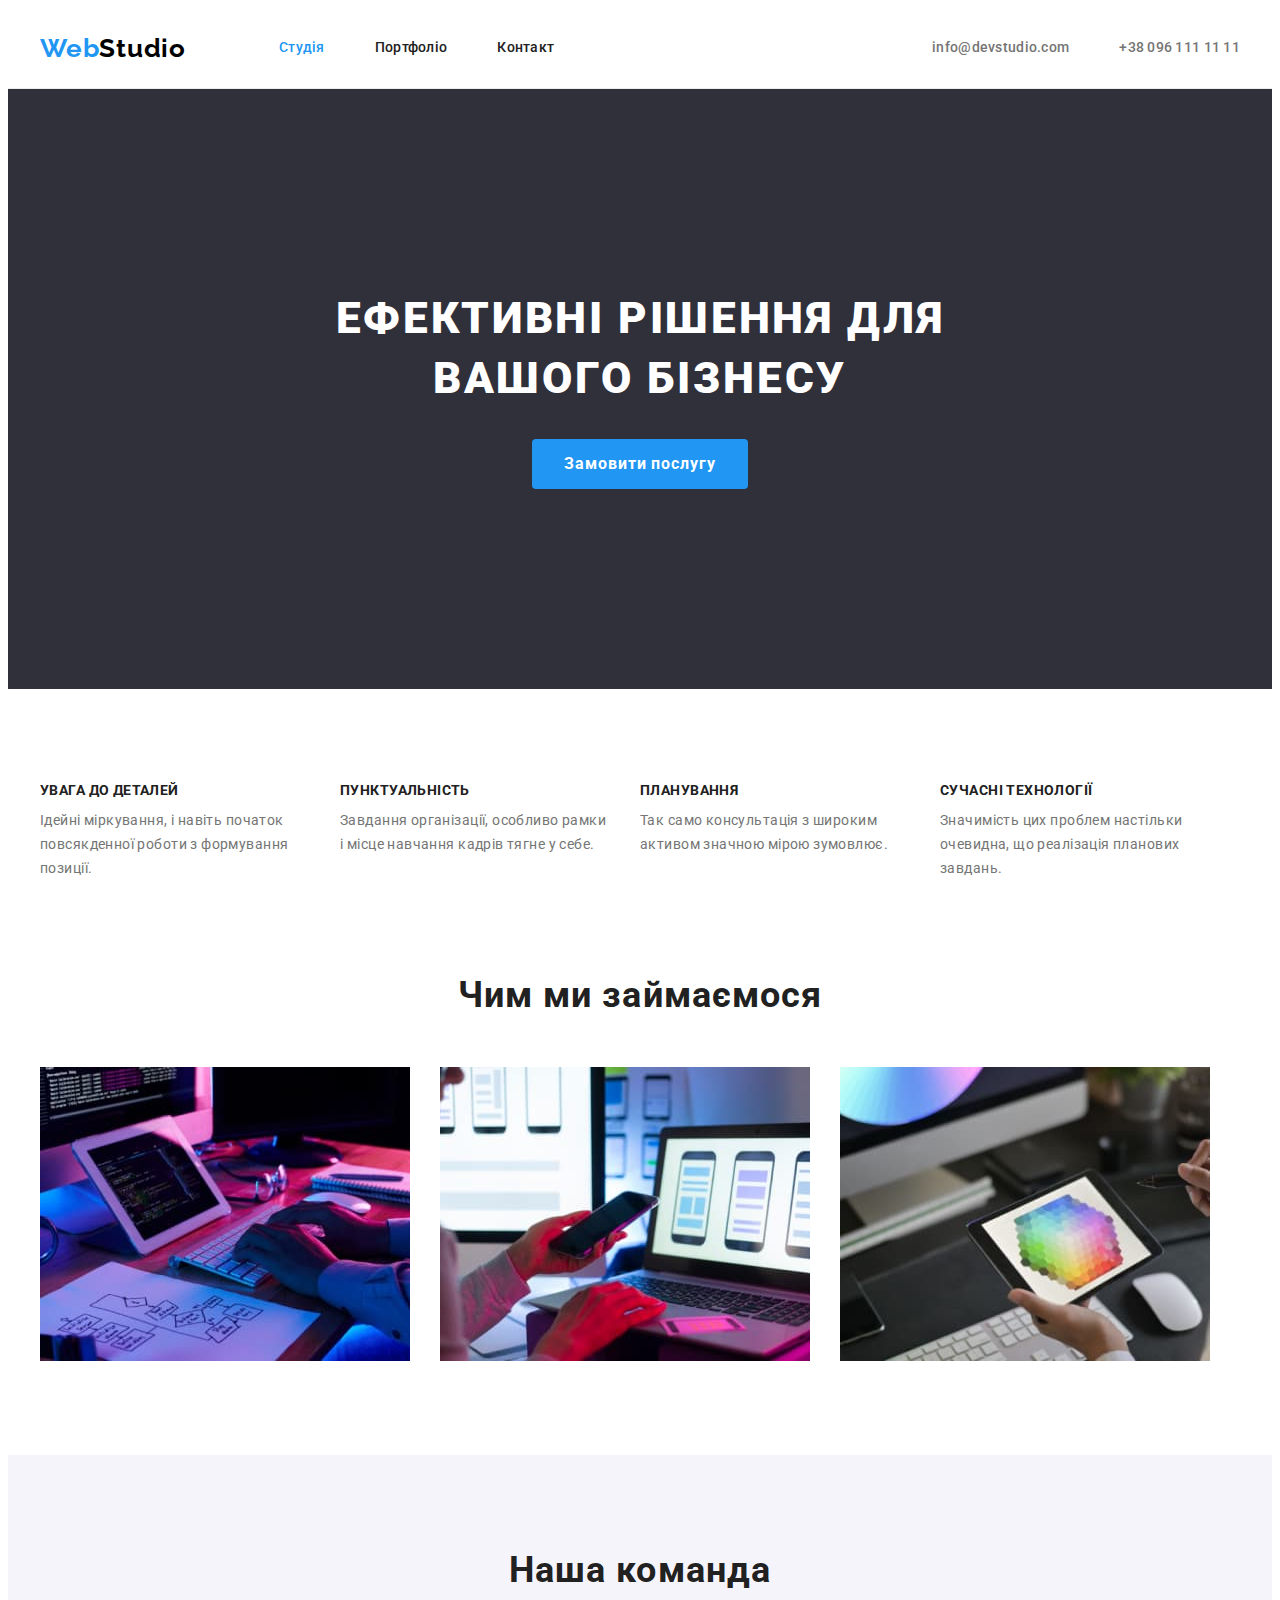
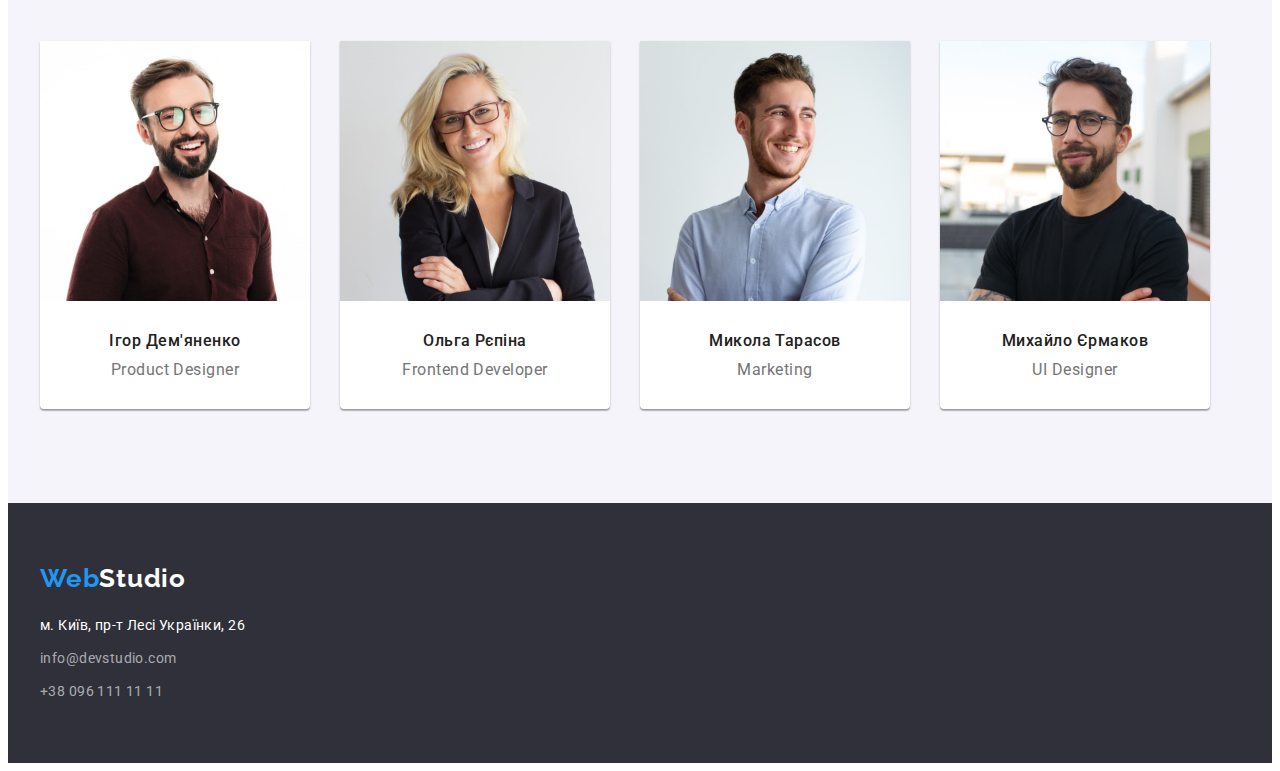
<file: index.html>
<!DOCTYPE html>
<html lang="uk">
  <head>
    <meta charset="UTF-8" />
    <meta http-equiv="X-UA-Compatible" content="IE=edge" />
    <meta name="viewport" content="width=device-width, initial-scale=1.0" />
    <title>Студія</title>
    <link rel="preconnect" href="https://fonts.googleapis.com" />
    <link rel="preconnect" href="https://fonts.gstatic.com" crossorigin />
    <link
      href="https://fonts.googleapis.com/css2?family=Raleway:wght@700&family=Roboto:wght@400;500;700;900&display=swap"
      rel="stylesheet"
    />
    <link
      rel="stylesheet"
      href="https://cdnjs.cloudflare.com/ajax/libs/modern-normalize/1.1.0/modern-normalize.min.css"
      integrity="sha512-wpPYUAdjBVSE4KJnH1VR1HeZfpl1ub8YT/NKx4PuQ5NmX2tKuGu6U/JRp5y+Y8XG2tV+wKQpNHVUX03MfMFn9Q=="
      crossorigin="anonymous"
      referrerpolicy="no-referrer"
    />
    <link rel="stylesheet" href="./css/styles.css" />
  </head>
  <body>
    <!-- Header -->
    <header class="page-header">
      <div class="header-container container">
        <a href="./index.html" lang="en" class="link logo"
          ><span class="logo-part">Web</span>Studio</a
        >
        <nav class="nav">
          <ul class="list nav-header-list">
            <li class="nav-header-item">
              <a class="link navigation current" href="./index.html">Студія</a>
            </li>
            <li class="nav-header-item">
              <a class="link navigation" href="./portfolio.html">Портфоліо</a>
            </li>
            <li class="nav-header-item">
              <a class="link navigation" href="">Контакт</a>
            </li>
          </ul>
        </nav>
        <ul class="list contact-header-list">
          <li class="contact-header-item">
            <a class="link contact" href="mailto:info@devstudio.com"
              >info@devstudio.com</a
            >
          </li>
          <li class="contact-header-item">
            <a class="link contact" href="tel:+380961111111"
              >+38 096 111 11 11</a
            >
          </li>
        </ul>
      </div>
    </header>
    <main>
      <!-- Main-Section-Hero -->
      <section class="hero">
        <div class="hero-container container">
          <h1 class="hero-title">Ефективні рішення для вашого бізнесу</h1>
          <button type="button" class="hero-btn">Замовити послугу</button>
        </div>
      </section>
      <!-- Main-Section-Benefits -->
      <section>
        <div class="benefits-container container">
          <h2 class="visually-hidden">Наші переваги</h2>
          <ul class="benefits-list list">
            <li class="benefits-item">
              <h3 class="benefits-title">УВАГА ДО ДЕТАЛЕЙ</h3>
              <p class="benefits-text">
                Ідейні міркування, і навіть початок повсякденної роботи з
                формування позиції.
              </p>
            </li>
            <li class="benefits-item">
              <h3 class="benefits-title">ПУНКТУАЛЬНІСТЬ</h3>
              <p class="benefits-text">
                Завдання організації, особливо рамки і місце навчання кадрів
                тягне у себе.
              </p>
            </li>
            <li class="benefits-item">
              <h3 class="benefits-title">ПЛАНУВАННЯ</h3>
              <p class="benefits-text">
                Так само консультація з широким активом значною мірою зумовлює.
              </p>
            </li>
            <li class="benefits-item">
              <h3 class="benefits-title">СУЧАСНІ ТЕХНОЛОГІЇ</h3>
              <p class="benefits-text">
                Значимість цих проблем настільки очевидна, що реалізація
                планових завдань.
              </p>
            </li>
          </ul>
        </div>
      </section>
      <!-- Main-Section-Services -->
      <!-- lmlkml -->
      <section class="services-section">
        <div class="services-container container">
          <h2 class="section-title">Чим ми займаємося</h2>
          <ul class="services-list list">
            <li>
              <img
                src="./images/programming.jpg"
                alt="programming"
                width="370"
              />
            </li>
            <li>
              <img src="./images/mobile.jpg " alt="mobile apps" width="370" />
            </li>
            <li>
              <img src="./images/designing.jpg" alt="designing" width="370" />
            </li>
          </ul>
        </div>
      </section>
      <!-- Main-Section-Team -->
      <section class="team-section">
        <div class="team-section-container container">
          <h2 class="section-title">Наша команда</h2>
          <ul class="team-list list">
            <li class="team-item">
              <img
                src="./images/productdesigner.jpg"
                alt="Product Designer"
                width="270"
              />
              <div class="team-wrapper">
                <h3 class="team-name">Ігор Дем'яненко</h3>
                <p class="position" lang="en">Product Designer</p>
              </div>
            </li>
            <li class="team-item">
              <img
                src="./images/frontdev.jpg"
                alt="Frontend Developer"
                width="270"
              />
              <div class="team-wrapper">
                <h3 class="team-name">Ольга Рєпіна</h3>
                <p class="position" lang="en">Frontend Developer</p>
              </div>
            </li>
            <li class="team-item">
              <img src="./images/marketing.jpg" alt="Marketing" width="270" />
              <div class="team-wrapper">
                <h3 class="team-name">Микола Тарасов</h3>
                <p class="position" lang="en">Marketing</p>
              </div>
            </li>
            <li class="team-item">
              <img
                src="./images/uidesigner.jpg"
                alt="UI Designer"
                width="270"
              />
              <div class="team-wrapper">
                <h3 class="team-name">Михайло Єрмаков</h3>
                <p class="position" lang="en">UI Designer</p>
              </div>
            </li>
          </ul>
        </div>
      </section>
    </main>
    <!-- Footer -->
    <footer class="contacts">
      <div class="footer-container container">
        <a class="link logo below"><span class="logo-part">Web</span>Studio</a>
        <address class="contacts-wrapper">
          <ul class="list">
            <li class="contact-footer-item">
              <a
                href="https://www.google.com/maps/d/u/0/viewer?mid=10uSM3H-mIU3GznYo2szRIEphczw&hl=en_US&ll=50.42732700000004%2C30.538092&z=17"
                rel="noopener noreferrer nofollow"
                target="_blank"
                class="link location"
                >м. Київ, пр-т Лесі Українки, 26</a
              >
            </li>
            <li class="contact-footer-item">
              <a class="link contact-below" href="mailto:info@devstudio.com"
                >info@devstudio.com</a
              >
            </li>
            <li class="contact-footer-item">
              <a class="link contact-below" href="tel:+380961111111"
                >+38 096 111 11 11</a
              >
            </li>
          </ul>
        </address>
      </div>
    </footer>
  </body>
</html>
</file>
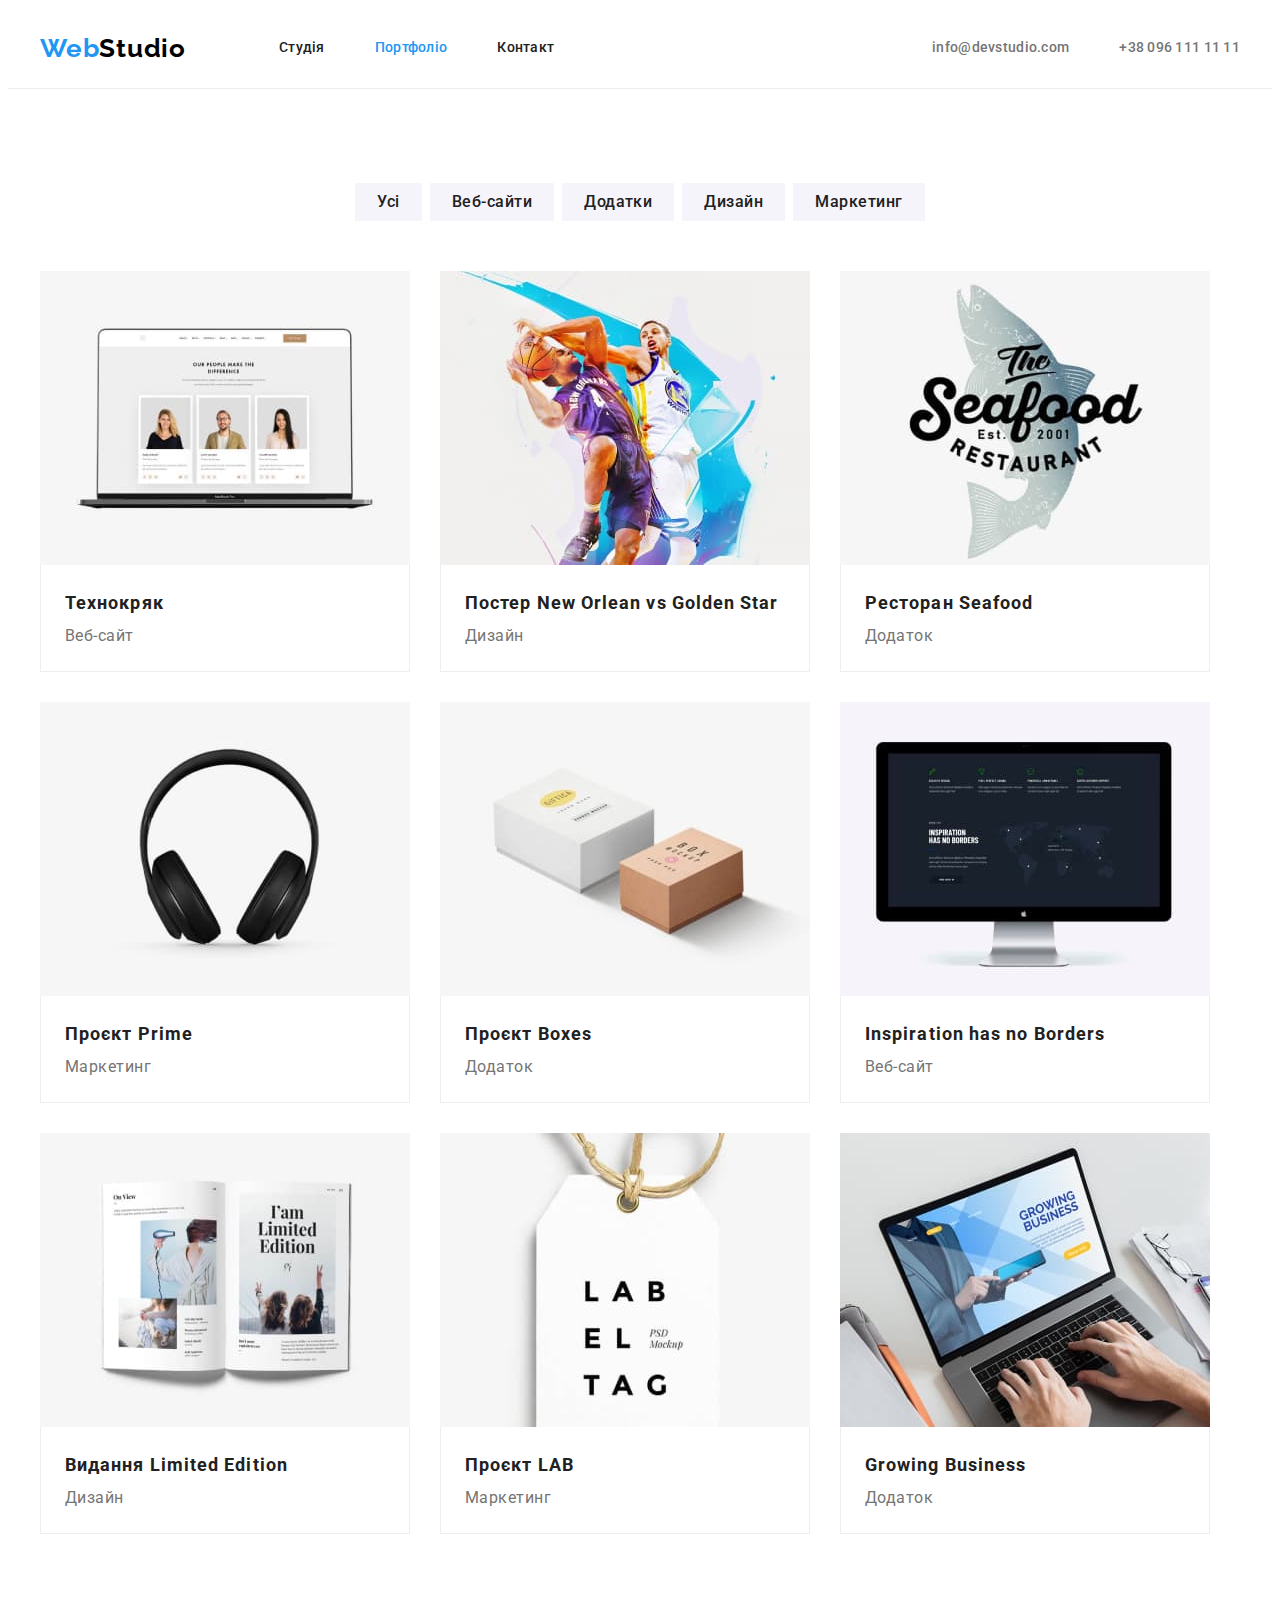
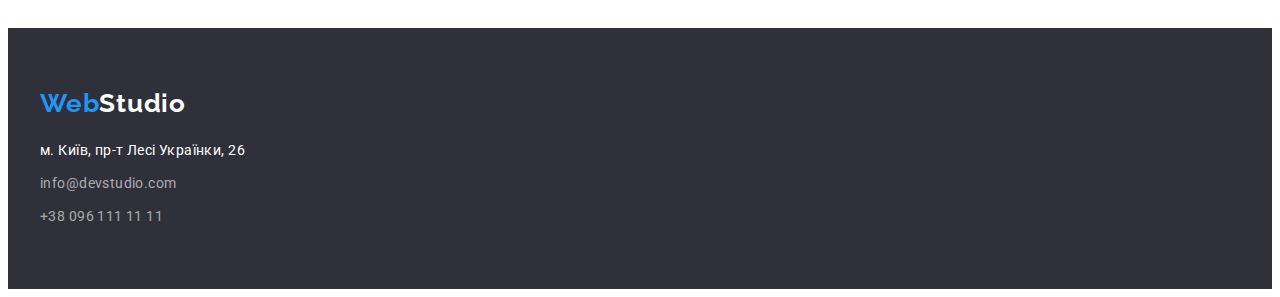
<file: portfolio.html>
<!DOCTYPE html>
<html lang="uk">
  <head>
    <meta charset="UTF-8" />
    <meta http-equiv="X-UA-Compatible" content="IE=edge" />
    <meta name="viewport" content="width=device-width, initial-scale=1.0" />
    <title>Portfolio</title>
    <link rel="preconnect" href="https://fonts.googleapis.com" />
    <link rel="preconnect" href="https://fonts.gstatic.com" crossorigin />
    <link
      href="https://fonts.googleapis.com/css2?family=Raleway:wght@700&family=Roboto:wght@400;500;700;900&display=swap"
      rel="stylesheet"
    />
    <link
      rel="stylesheet"
      href="https://cdnjs.cloudflare.com/ajax/libs/modern-normalize/1.1.0/modern-normalize.min.css"
      integrity="sha512-wpPYUAdjBVSE4KJnH1VR1HeZfpl1ub8YT/NKx4PuQ5NmX2tKuGu6U/JRp5y+Y8XG2tV+wKQpNHVUX03MfMFn9Q=="
      crossorigin="anonymous"
      referrerpolicy="no-referrer"
    />
    <link rel="stylesheet" href="./css/styles.css" />
  </head>
  <body>
    <!-- Header -->
    <header class="page-header">
      <div class="header-container container">
        <a href="./index.html" lang="en" class="link logo"
          ><span class="logo-part">Web</span>Studio</a
        >
        <nav class="nav">
          <ul class="list nav-header-list">
            <li class="nav-header-item">
              <a class="link navigation" href="./index.html">Студія</a>
            </li>
            <li class="nav-header-item">
              <a class="link navigation current" href="./portfolio.html"
                >Портфоліо</a
              >
            </li>
            <li class="nav-header-item">
              <a class="link navigation" href="">Контакт</a>
            </li>
          </ul>
        </nav>
        <ul class="list contact-header-list">
          <li class="contact-header-item">
            <a class="link contact" href="mailto:info@devstudio.com"
              >info@devstudio.com</a
            >
          </li>
          <li class="contact-header-item">
            <a class="link contact" href="tel:+380961111111"
              >+38 096 111 11 11</a
            >
          </li>
        </ul>
      </div>
    </header>
    <main>
      <!-- Main-Section -->
      <section>
        <div class="progects-container container">
          <h1 class="visually-hidden">Галерея виконаних замовлень</h1>
          <ul class="progects-btn-list list">
            <li><button class="filter-btn" type="button">Усі</button></li>
            <li><button class="filter-btn" type="button">Веб-сайти</button></li>
            <li><button class="filter-btn" type="button">Додатки</button></li>
            <li><button class="filter-btn" type="button">Дизайн</button></li>
            <li><button class="filter-btn" type="button">Маркетинг</button></li>
          </ul>
          <ul class="progect-cards-list list">
            <li class="progect-item">
              <img src="./images/tehnokrjar.jpg" alt="Технокряк" width="370" />
              <div class="progect-wrapper">
                <h2 class="card-name">Технокряк</h2>
                <p class="card-type">Веб-сайт</p>
              </div>
            </li>
            <li class="progect-item">
              <img
                src="./images/orleanvsgolden.jpg"
                alt="Постер New Orlean vs Golden Star"
                width="370"
              />
              <div class="progect-wrapper">
                <h2 class="card-name">Постер New Orlean vs Golden Star</h2>
                <p class="card-type">Дизайн</p>
              </div>
            </li>
            <li class="progect-item">
              <img
                src="./images/seafood.jpg"
                alt="Ресторан Seafood"
                width="370"
              />
              <div class="progect-wrapper">
                <h2 class="card-name">Ресторан Seafood</h2>
                <p class="card-type">Додаток</p>
              </div>
            </li>
            <li class="progect-item">
              <img src="./images/prime.jpg" alt="Проєкт Prime" width="370" />
              <div class="progect-wrapper">
                <h2 class="card-name">Проєкт Prime</h2>
                <p class="card-type">Маркетинг</p>
              </div>
            </li>
            <li class="progect-item">
              <img src="./images/boxes.jpg" alt="Проєкт Boxes" width="370" />
              <div class="progect-wrapper">
                <h2 class="card-name">Проєкт Boxes</h2>
                <p class="card-type">Додаток</p>
              </div>
            </li>
            <li class="progect-item">
              <img
                src="./images/noborders.jpg"
                alt="Inspiration has no Borders"
                width="370"
              />
              <div class="progect-wrapper">
                <h2 class="card-name">Inspiration has no Borders</h2>
                <p class="card-type">Веб-сайт</p>
              </div>
            </li>
            <li class="progect-item">
              <img
                src="./images/limitededition.jpg"
                alt="Видання Limited Edition"
                width="370"
              />
              <div class="progect-wrapper">
                <h2 class="card-name">Видання Limited Edition</p>
                <p class="card-type">Дизайн</p>
              </div>
            </li>
            <li class="progect-item">
              <img src="./images/lab.jpg" alt="Проєкт LAB" width="370" />
              <div class="progect-wrapper">
                <h2 class="card-name">Проєкт LAB</p>
                <p class="card-type">Маркетинг</p>
              </div>
            </li>
            <li class="progect-item">
              <img
                src="./images/growing.jpg"
                alt="Growing Business"
                width="370"
              />
              <div class="progect-wrapper">
                <h2 class="card-name">Growing Business</p>
                <p class="card-type">Додаток</p>
              </div>
            </li>
          </ul>
        </div>
      </section>
    </main>
    <!-- Footer -->
    <footer class="contacts">
      <div class="footer-container container">
        <a class="link logo below"><span class="logo-part">Web</span>Studio</a>
        <address class="contacts-wrapper">
          <ul class="list">
            <li class="contact-footer-item">
              <a
                href="https://www.google.com/maps/d/u/0/viewer?mid=10uSM3H-mIU3GznYo2szRIEphczw&hl=en_US&ll=50.42732700000004%2C30.538092&z=17"
                rel="noopener noreferrer nofollow"
                target="_blank"
                class="link location"
                >м. Київ, пр-т Лесі Українки, 26</a
              >
            </li>
            <li class="contact-footer-item">
              <a class="link contact-below" href="mailto:info@devstudio.com"
                >info@devstudio.com</a
              >
            </li>
            <li class="contact-footer-item">
              <a class="link contact-below" href="tel:+380961111111"
                >+38 096 111 11 11</a
              >
            </li>
          </ul>
        </address>
      </div>
    </footer>
  </body>
</html>
</file>
<file: css/styles.css>
/* Raleway 700
Roboto 400 500 700 900
Головний шрифт  Roboto
Головний колір шрифта #212121
Другорядний колір шрифта #757575
Акцентний колір шрифта #2196F3
Білий фон #FFFFFF
*/
:root {
/* text colors */
--primary-text-color: #212121;
--secondary-text-color: #757575;
--link-text-color: #2196F3;
--hero-text-color: #FFFFFF;
--logo-text-color: #000000;
/* text fonts */
--primary-text-font: "Roboto",sans-serif;
--secondary-text-font: "Raleway",sans-seri;
/* bg color */
--primary-bg: #FFFFFF;
--secondary-bg: #2F303A;
--btn-active-bg: #188CE8;
--team-section-bg: #F5F4FA;
}
body {
    font-family: var(--primary-text-font);
    font-style: normal;
    font-size: 14px;
    color: var(--primary-text-color);
    background-color: var(--primary-bg);
}
.visually-hidden {
    position: absolute;
    width: 1px;
    height: 1px;
    margin: -1px;
    border: 0;
    padding: 0;

    white-space: nowrap;
    clip-path: inset(100%);
    clip: rect(0 0 0 0);
    overflow: hidden;
}

/* RESET  */
img {
    display: block;
    max-width: 100%;
    height: auto;
}
.link {
    text-decoration: none;
    color: inherit;
}
.list {
    list-style: none;
    margin: 0;
    padding: 0;
    }
h1,
h2,
h3,
h4,
h5,
h6,
p {
    margin: 0;
}
/* RESET END */
.container {
    width: 1200px;
    margin-left: auto;
    margin-right: auto;
    padding: 0 15px;
    /* outline: 2px solid red;
    outline-offset: -2px; */
}
section {
    padding-top: 94px;
    padding-bottom: 94px;
}

/* header */
.page-header {
    border-bottom: 1px solid #ECECEC;
}
.header-container {
    display: flex;
    align-items: center;
}
.logo {
    font-family: var(--secondary-text-font);
    font-weight: 700;
    font-size: 26px;
    line-height: 1.19;   
    letter-spacing: 0.03em;    
    color: var(--logo-text-color);

    margin-right: 93px;
}
.logo-part {
    color: var(--link-text-color);
}
.nav-header-list,
.contact-header-list {
    display: flex;
}
.nav {
    margin-right: auto;
}
.nav,
.contact {
    font-weight: 500;
    line-height: 1.14;
    letter-spacing: 0.02em;

}
.nav-header-item:not(:last-child),
.contact-header-item:not(:last-child) {
    margin-right: 50px;
}
.navigation,
.contact {
    display: block;
    padding: 32px 0;    
}
.navigation:hover,
.navigation:focus,
.contact:hover,
.contact:focus {
    color: var(--link-text-color);
}
.current {
    color: var(--link-text-color);
}
.contact {
    color: var(--secondary-text-color);
}

/* main */

/* HERO SECTION */

.hero {
    background-color: var(--secondary-bg);
    text-align: center;
    padding: 200px 0;
}
.hero-title {
    font-weight: 900;
    font-size: 44px;
    line-height: 1.36;
    text-align: center;
    letter-spacing: 0.06em;
    text-transform: uppercase;
    color: var(--hero-text-color);

    width: 696px;
    margin-bottom: 30px;
    margin-left: auto;
    margin-right: auto;
}
.hero-btn {
    font-family: inherit;
    font-style: inherit;
    font-weight: 700;
    font-size: 16px;
    line-height: 1.88;
    letter-spacing: 0.06em;
    color: var(--hero-text-color);
    background: var(--link-text-color);
    cursor: pointer;

    min-width: 216px;
    border-radius: 4px;
    padding: 10px 32px;
    border: none;

}
.hero-btn:hover,
.hero-btn:focus {
    background: var(--btn-active-bg);
}

/* BENEFITS SECTION */

.benefits-title {
    font-weight: 700;
    font-size: 14px;
    line-height: 1.14;
    letter-spacing: 0.03em;
    text-transform: uppercase;

        margin-bottom: 10px;
}
.benefits-list {
    display: flex;
}
.benefits-item {
    width: 270px;
}
.benefits-item:not(:last-child) {
    margin-right: 30px;
}
.benefits-text {
    font-weight: 400;
    line-height: 1.71;
    letter-spacing: 0.03em;
    color:var(--secondary-text-color);
}

/* SERVICES SECTION */
.services-section {
    padding-top: 0;
    padding-bottom: 94px;
}
.services-container .section-title {
    margin-bottom: 50px;
}
.services-list {
    display: flex;
    flex-wrap: wrap;
    gap: 30px;
}
.section-title {
    font-weight: 700;
    font-size: 36px;
    line-height: 1.17;
    text-align: center;
    letter-spacing: 0.03em;
}
/* TEAM SECTION */

.team-section-container .section-title {
    margin-bottom: 50px;
}
.team-section {
    background: var(--team-section-bg);
}
.team-list {
    display: flex;
    gap: 30px;
    flex-wrap: wrap;
}
.team-item {
    background-color: var(--primary-bg);
    box-shadow: 0px 1px 3px rgba(0, 0, 0, 0.12), 0px 1px 1px rgba(0, 0, 0, 0.14), 0px 2px 1px rgba(0, 0, 0, 0.2);
    border-radius: 0px 0px 4px 4px;
   
    width: 270px;
}
.team-wrapper {
    padding: 30px 0; 
}
.team-name {
    font-weight: 500;
    font-size: 16px;
    line-height: 1.19;
    letter-spacing: 0.03em;
    text-align: center;
        
    margin-bottom: 10px;
}
.position {
    font-weight: 400;
    font-size: 16px;
    line-height: 1.19;
    letter-spacing: 0.03em;
    text-align: center;
    color: var(--secondary-text-color);
}

/* footer */
.contacts {
    padding-top: 60px;
    padding-bottom: 60px;
}
.contact-footer-item:not(:last-child) {
    margin-bottom: 9px;
}
.contacts {
    background-color: var(--secondary-bg);
}
.logo.below {
    color: var(--hero-text-color);

    display: block;
    margin-bottom: 20px;
}
.location,
.contact-below {
    font-style: normal;
    font-weight: 400;
    line-height: 1.71;
    letter-spacing: 0.03em;   
}
.location {
    color: var(--hero-text-color);
}
.contact-below {
    color: rgba(255, 255, 255, 0.6);
}
.location:hover,
.location:focus,
.contact-below:hover,
.contact-below:focus {
    color: var(--link-text-color);
}

/* Page 2 - portfolio */

.progects-btn-list {
    display: flex;
    justify-content: center;
    gap: 8px;
    margin-bottom: 50px;
}
.filter-btn {
    font-family: inherit;
    font-style: inherit;
    color: inherit;
    font-weight: 500;
    font-size: 16px;
    line-height: 1.62;
    text-align: center;
    letter-spacing: 0.03em;
    background: var(--team-section-bg);
    cursor: pointer;

    border: none;
    padding: 6px 22px
}
.filter-btn:hover,
.filter-btn:focus {
    color: var(--hero-text-color);;
    background: var(--link-text-color);

    box-shadow: 0px 3px 1px rgba(0, 0, 0, 0.1), 0px 1px 2px rgba(0, 0, 0, 0.08), 0px 2px 2px rgba(0, 0, 0, 0.12);
    border-radius: 4px;
}
.progect-cards-list {
    display: flex;
    flex-wrap: wrap;
    gap: 30px;
}
/* .progect-item:not(:nth-child(3n)) {
    margin-right: 30px; 
} */
.progect-item {
    width: 370px;
}
.progect-wrapper {
    padding: 20px 24px;
    border: 1px solid #EEEEEE;
    border-top: none;
}
.card-name {
    font-weight: 700;
    font-size: 18px;
    line-height: 2;
    letter-spacing: 0.06em;
}
.card-type {
    font-weight: 400;
    font-size: 16px;
    line-height: 1.88;
    letter-spacing: 0.03em;
    color: var(--secondary-text-color);
}
</file>
